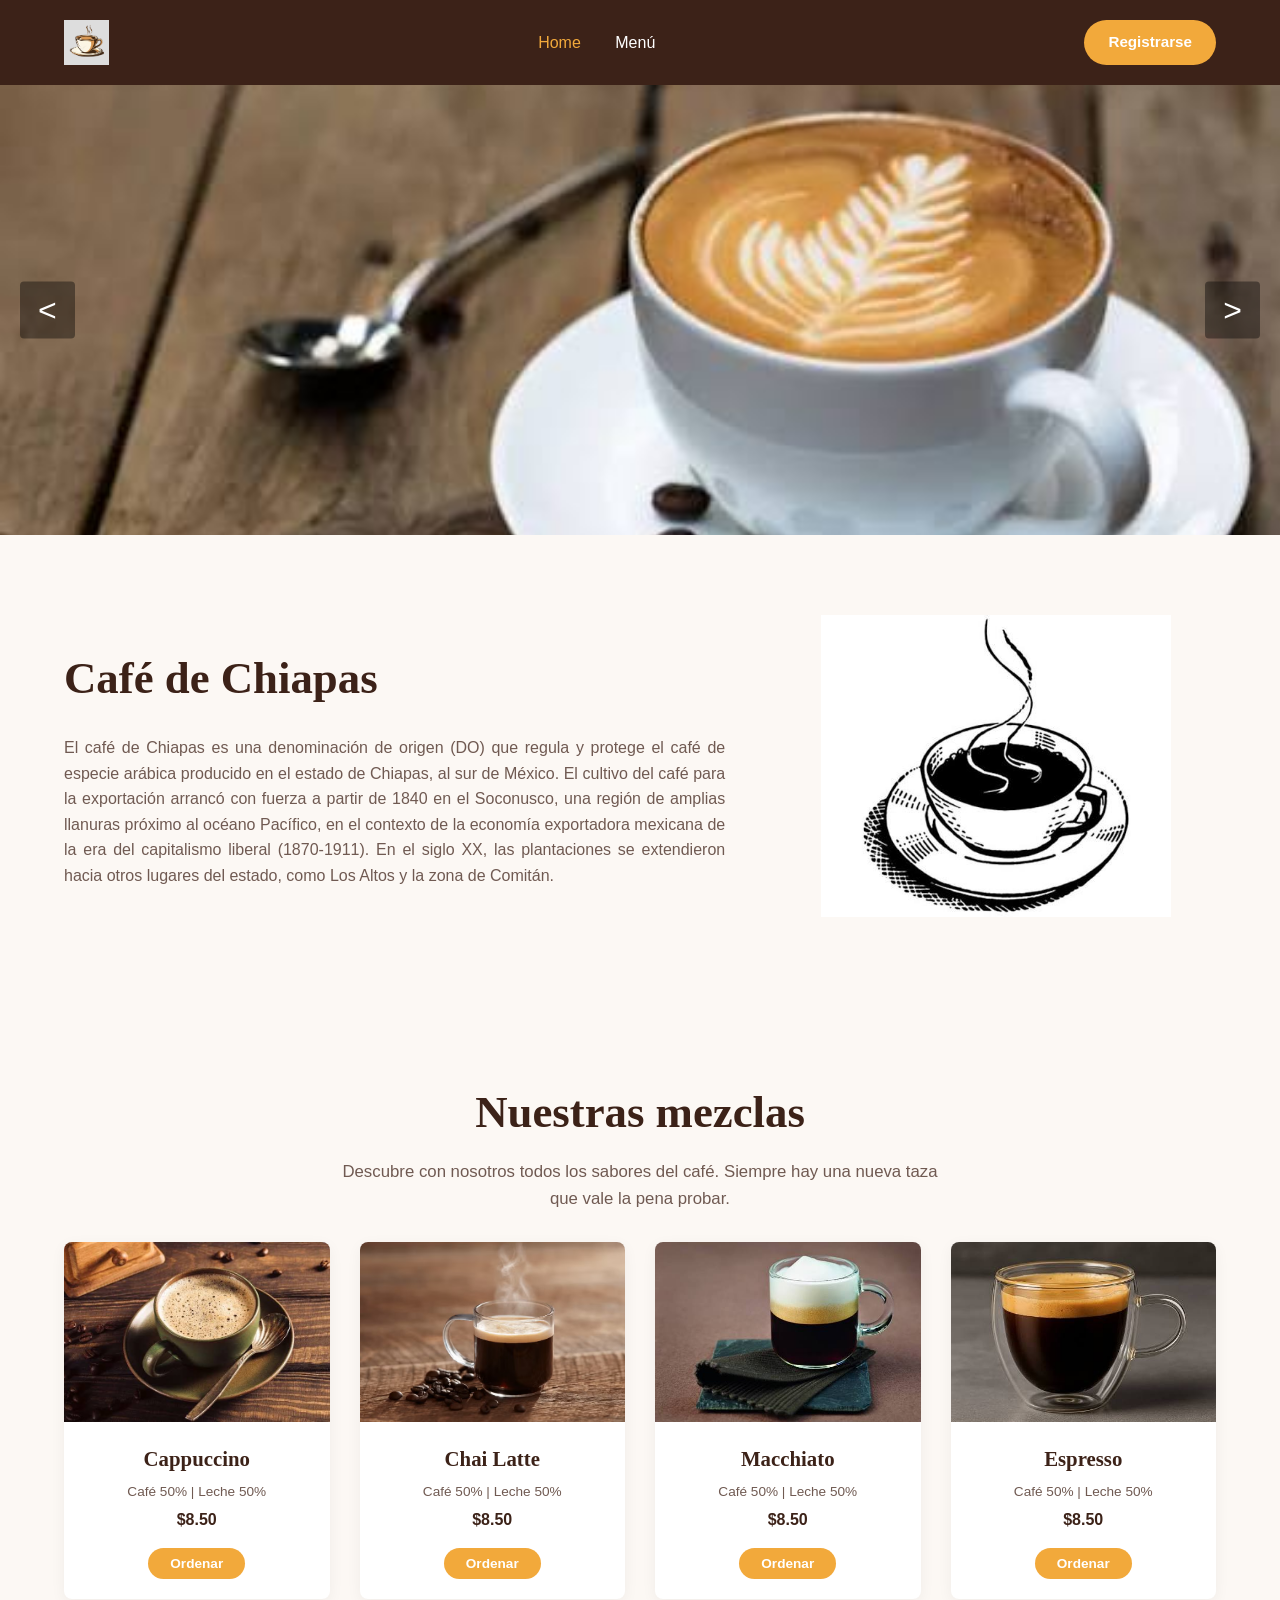
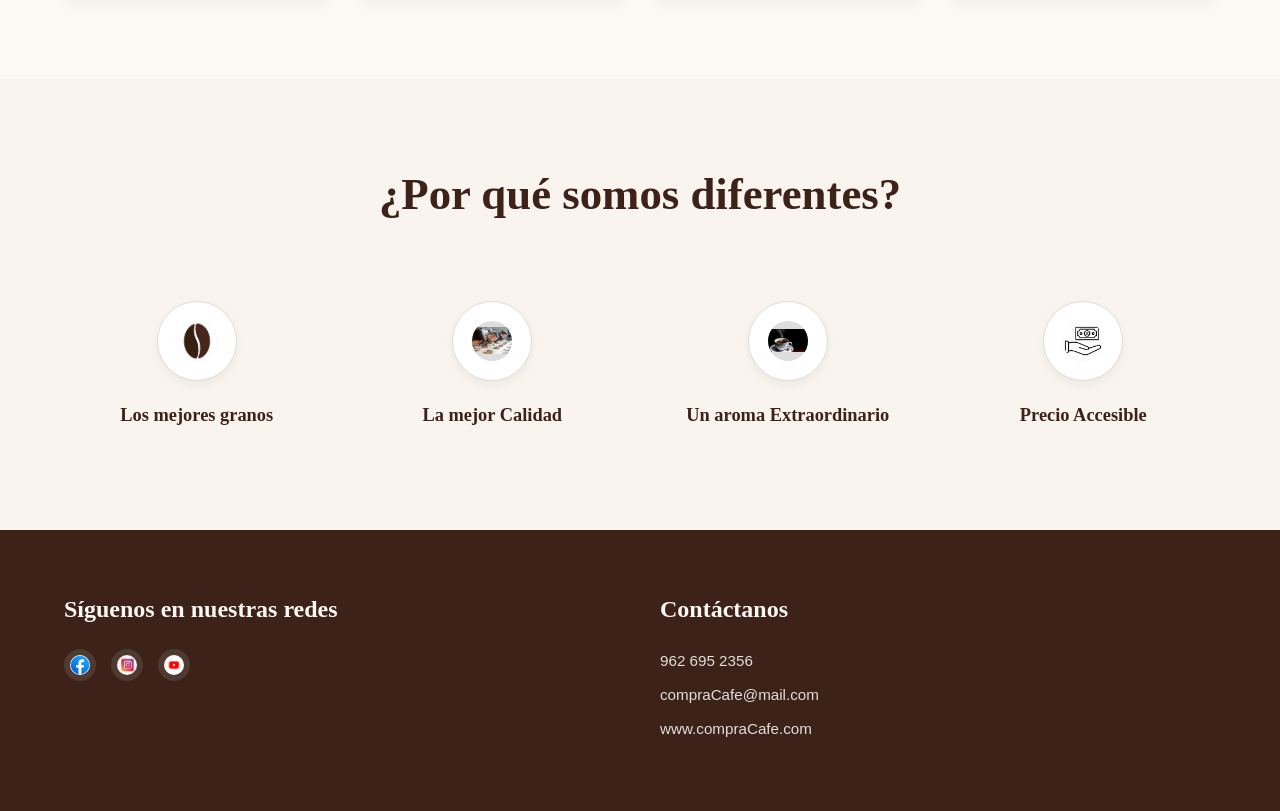
<file: index.html>
<!DOCTYPE html>
<html lang="en">
<head>
    <meta charset="UTF-8">
    <meta name="viewport" content="width=device-width, initial-scale=1.0">
    <title>Document</title>
    <link rel="stylesheet" href="./CSS/style.css">
</head>
<body>
    <header class="main-header">
        <div class="container header-container">
            <div class="logo">
                <img src="IMAGENES/logo.png" alt="">
            </div>
            <nav class="nav-links">
                <a href="#home" class="active">Home</a>
                <a href="PAGINAS/menu.html">Menú</a>
            </nav>
            <a href="#" class="btn-register">Registrarse</a>
        </div>
    </header>

    <section id="home" class="hero-section">
    
    <button class="slider-arrow prev-arrow" id="prevBtn">&lt;</button>
    
   
    <div class="hero-slider">
       
        <div class="slide active">
            <img src="IMAGENES/images2.jpeg" alt="Hero Background Coffee 1">
        </div>
       
        <div class="slide">
            <img src="IMAGENES/images1.jpeg" alt="Hero Background Coffee 2">
        </div>
       
        <div class="slide">
            <img src="IMAGENES/images3.jpeg" alt="Hero Background Coffee 3">
        </div>
        <div class="slide">
            <img src="IMAGENES/images4.jpeg" alt="Hero Background Coffee 3">
        </div>
    </div>
    
    <!-- Botón Derecho -->
    <button class="slider-arrow next-arrow" id="nextBtn">&gt;</button>
</section>

    <section class="about-section">
        <div class="container about-grid">
            <div class="about-text">
                <h2>Café de Chiapas</h2>
                <p>
                    El café de Chiapas es una denominación de origen (DO) que regula y protege el café de especie arábica producido en el estado de Chiapas, al sur de México. El cultivo del café para la exportación arrancó con fuerza a partir de 1840 en el Soconusco, una región de amplias llanuras próximo al océano Pacífico, en el contexto de la economía exportadora mexicana de la era del capitalismo liberal (1870-1911). En el siglo XX, las plantaciones se extendieron hacia otros lugares del estado, como Los Altos y la zona de Comitán.
                </p>
            </div>
            <div class="about-image">
                <img src="IMAGENES/images5.jpeg" alt="Silueta de taza con granos de café">
            </div>
        </div>
    </section>

    <section id="menu" class="menu-section">
        <div class="container text-center">
            <h2>Nuestras mezclas</h2>
            <p class="section-subtitle">Descubre con nosotros todos los sabores del café. Siempre hay una nueva taza que vale la pena probar.</p>
            
            

            <!-- Grid de productos -->
            <div class="products-grid">
                <!-- Producto 1 -->
                <div class="product-card">
                    <div class="product-img-wrapper">
                        <img src="IMAGENES/images6.jpeg" alt="Cappuccino">
                    </div>
                    <div class="product-info">
                        <h3>Cappuccino</h3>
                        <p class="product-desc">Café 50% | Leche 50%</p>
                        <p class="product-price">$8.50</p>
                        <button class="btn-order">Ordenar</button>
                    </div>
                </div>

                <!-- Producto 2 -->
                <div class="product-card">
                    <div class="product-img-wrapper">
                        <img src="IMAGENES/images7.avif" alt="Chai Latte">
                    </div>
                    <div class="product-info">
                        <h3>Chai Latte</h3>
                        <p class="product-desc">Café 50% | Leche 50%</p>
                        <p class="product-price">$8.50</p>
                        <button class="btn-order">Ordenar</button>
                    </div>
                </div>

                <!-- Producto 3 -->
                <div class="product-card">
                    <div class="product-img-wrapper">
                        <img src="IMAGENES/images8.jpeg" alt="Macchiato">
                    </div>
                    <div class="product-info">
                        <h3>Macchiato</h3>
                        <p class="product-desc">Café 50% | Leche 50%</p>
                        <p class="product-price">$8.50</p>
                        <button class="btn-order">Ordenar</button>
                    </div>
                </div>

                <!-- Producto 4 -->
                <div class="product-card">
                    <div class="product-img-wrapper">
                        <img src="IMAGENES/images9.jpeg" alt="Espresso">
                    </div>
                    <div class="product-info">
                        <h3>Espresso</h3>
                        <p class="product-desc">Café 50% | Leche 50%</p>
                        <p class="product-price">$8.50</p>
                        <button class="btn-order">Ordenar</button>
                    </div>
                </div>
            </div>
        </div>
    </section>
    <!-- ¿POR QUÉ SOMOS DIFERENTES? -->
    <section class="features-section">
        <div class="container text-center">
            <h2>¿Por qué somos diferentes?</h2>
            <div class="features-grid">
                <!-- Característica 1 -->
                <div class="feature-card">
                    <div class="feature-icon">
                        <img src="IMAGENES/granos.jpeg" alt="Icono Granos">
                    </div>
                    <h3>Los mejores granos</h3>
                </div>
                <!-- Característica 2 -->
                <div class="feature-card">
                    <div class="feature-icon">
                        <img src="IMAGENES/calidad.jpeg" alt="Icono Calidad">
                    </div>
                    <h3>La mejor Calidad</h3>
                </div>
                <!-- Característica 3 -->
                <div class="feature-card">
                    <div class="feature-icon">
                        <img src="IMAGENES/aroma.jpeg" alt="Icono Aroma">
                    </div>
                    <h3>Un aroma Extraordinario</h3>
                </div>
                <!-- Característica 4 -->
                <div class="feature-card">
                    <div class="feature-icon">
                        <img src="IMAGENES/precio.png" alt="Icono Precio">
                    </div>
                    <h3>Precio Accesible</h3>
                </div>
            </div>
        </div>
    </section>
    <footer class="main-footer">
        <div class="container footer-grid">
            <div class="footer-socials">
                <h4>Síguenos en nuestras redes</h4>
                <div class="social-icons">
                    <a href="https://www.facebook.com/?locale=es_LA"><img src="IMAGENES/face.jpeg" alt="Facebook"></a>
                    <a href="https://www.instagram.com/"><img src="IMAGENES/insta.jpeg" alt="Instagram"></a>
                    <a href="https://www.youtube.com/?hl=es"><img src="IMAGENES/yutu.png" alt="YouTube"></a>
                    
                </div>
            </div>
            <div class="footer-contact">
                <h4>Contáctanos</h4>
                <p>962 695 2356</p>
                <p>compraCafe@mail.com</p>
                <p>www.compraCafe.com</p>
            </div>
        </div>
    </footer>
    <script src="JSS/script.js"></script>
    
</body>
</html>
</file>
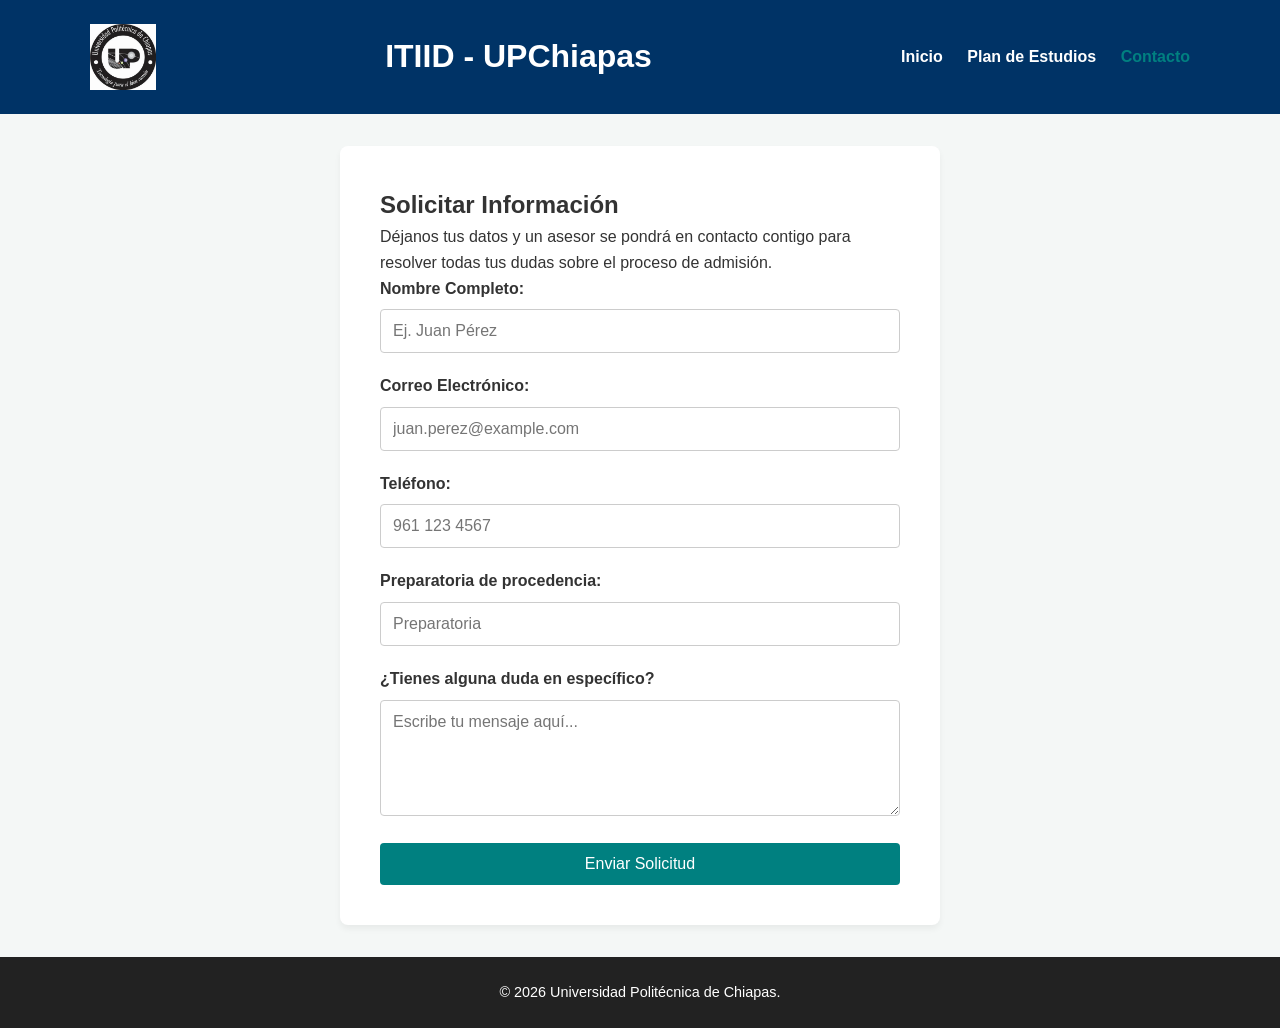
<file: pages/contacto.html>
<!DOCTYPE html>
<html lang="es">
<head>
    <meta charset="UTF-8">
    <meta name="viewport" content="width=device-width, initial-scale=1.0">
    <title>Contacto e Informes | ITIID UPChiapas</title>
    <link rel="stylesheet" href="../CSS/styles.css">
</head>
<body>

    <header class="main-header">
        <div class="container">
            <img src="../imagenes/logo-universidad-politecnica-de-chiapas.webp" alt="">
            <h1>ITIID - UPChiapas</h1>
            <nav class="main-nav">
                <a href="../index.html">Inicio</a>
                <a href="plan-estudios.html">Plan de Estudios</a>
                <a href="contacto.html" class="active">Contacto</a>
            </nav>
        </div>
    </header>

    <main class="container">
        <section class="form-section">
            <h2>Solicitar Información</h2>
            <p>Déjanos tus datos y un asesor se pondrá en contacto contigo para resolver todas tus dudas sobre el proceso de admisión.</p>
            
            <form id="form-contacto" class="contact-form">
                <div class="form-group">
                    <label for="nombre">Nombre Completo:</label>
                    <input type="text" id="nombre" name="nombre" required placeholder="Ej. Juan Pérez">
                </div>

                <div class="form-group">
                    <label for="correo">Correo Electrónico:</label>
                    <input type="email" id="correo" name="correo" required placeholder="juan.perez@example.com">
                </div>

                <div class="form-group">
                    <label for="telefono">Teléfono:</label>
                    <input type="tel" id="telefono" name="telefono" required placeholder="961 123 4567">
                </div>
                
                <div class="form-group">
                    <label for="nombre">Preparatoria de procedencia:</label>
                    <input type="text" id="prepa" name="prepa" required placeholder="Preparatoria">
                </div>

                <div class="form-group">
                    <label for="mensaje">¿Tienes alguna duda en específico?</label>
                    <textarea id="mensaje" name="mensaje" rows="5" placeholder="Escribe tu mensaje aquí..."></textarea>
                </div>

                <button type="submit" class="btn-submit">Enviar Solicitud</button>
            </form>
            <div id="form-response" class="hidden-message"></div>
        </section>
    </main>

    <footer class="main-footer">
        <p>&copy; 2026 Universidad Politécnica de Chiapas.</p>
    </footer>

    <script src="../JS/script.js"></script>
</body>
</html>
</file>
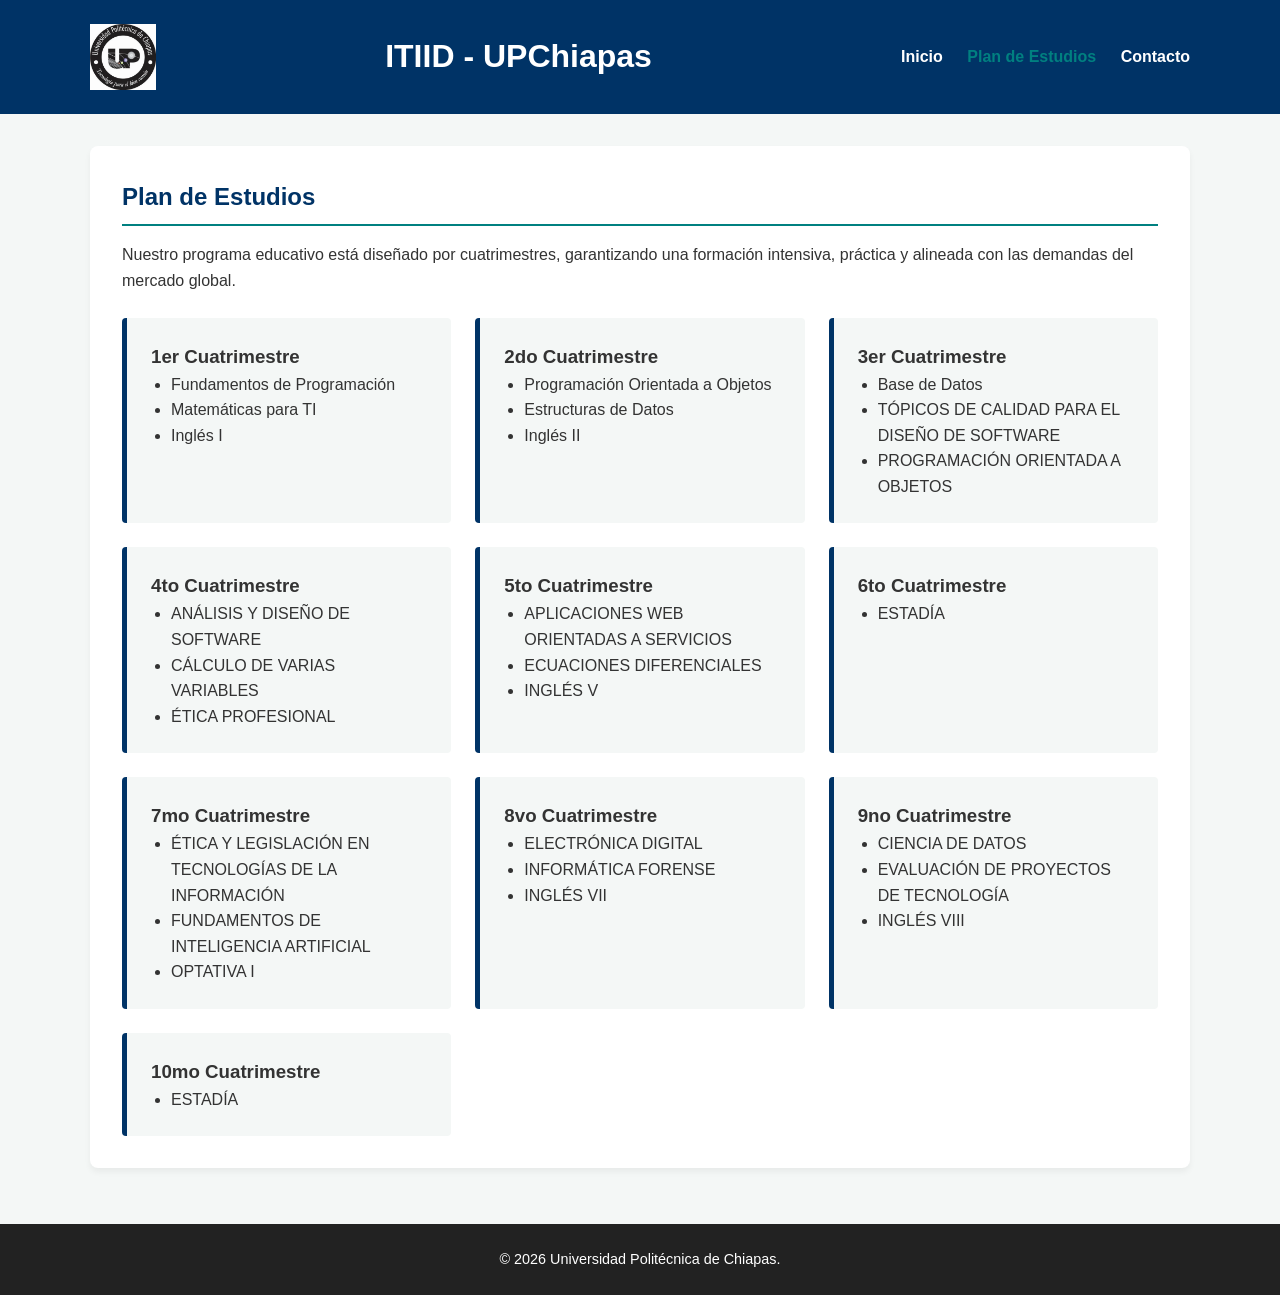
<file: pages/plan-estudios.html>
<!DOCTYPE html>
<html lang="es">
<head>
    <meta charset="UTF-8">
    <meta name="viewport" content="width=device-width, initial-scale=1.0">
    <title>Plan de Estudios | ITIID UPChiapas</title>
    <link rel="stylesheet" href="../CSS/styles.css">
</head>
<body>

    <header class="main-header">
        <div class="container">
            <img src="../imagenes/logo-universidad-politecnica-de-chiapas.webp" alt="">
            <h1>ITIID - UPChiapas</h1>
            <nav class="main-nav">
                <a href="../index.html">Inicio</a>
                <a href="../pages/plan-estudios.html" class="active">Plan de Estudios</a>
                <a href="../pages/contacto.html">Contacto</a>
            </nav>
        </div>
    </header>

    <main class="container">
        <section class="info-section">
            <h2>Plan de Estudios</h2>
            <p>Nuestro programa educativo está diseñado por cuatrimestres, garantizando una formación intensiva, práctica y alineada con las demandas del mercado global.</p>
            
            <div class="grid-plan">
                <div class="cuatrimestre-card">
                    <h3>1er Cuatrimestre</h3>
                    <ul>
                        <li>Fundamentos de Programación</li>
                        <li>Matemáticas para TI</li>
                        <li>Inglés I</li>
                    </ul>
                </div>
                <div class="cuatrimestre-card">
                    <h3>2do Cuatrimestre</h3>
                    <ul>
                        <li>Programación Orientada a Objetos</li>
                        <li>Estructuras de Datos</li>
                        <li>Inglés II</li>
                    </ul>
                </div>
                <div class="cuatrimestre-card">
                    <h3>3er Cuatrimestre</h3>
                    <ul>
                        <li>Base de Datos</li>
                        <li>TÓPICOS DE CALIDAD PARA EL DISEÑO DE SOFTWARE</li>
                        <li>PROGRAMACIÓN ORIENTADA A OBJETOS</li>
                    </ul>
                </div>
                <div class="cuatrimestre-card">
                    <h3>4to Cuatrimestre</h3>
                    <ul>
                        <li>ANÁLISIS Y DISEÑO DE SOFTWARE</li>
                        <li>CÁLCULO DE VARIAS VARIABLES</li>
                        <li>ÉTICA PROFESIONAL</li>
                    </ul>
                </div>
                 <div class="cuatrimestre-card">
                    <h3>5to Cuatrimestre</h3>
                    <ul>
                        <li>APLICACIONES WEB ORIENTADAS A SERVICIOS</li>
                        <li>ECUACIONES DIFERENCIALES</li>
                        <li>INGLÉS V</li>
                    </ul>
                </div>
                <div class="cuatrimestre-card">
                    <h3>6to Cuatrimestre</h3>
                    <ul>
                        <li>ESTADÍA</li>
                        
                    </ul>
                </div>
                 <div class="cuatrimestre-card">
                    <h3>7mo Cuatrimestre</h3>
                    <ul>
                        <li>ÉTICA Y LEGISLACIÓN EN TECNOLOGÍAS DE LA INFORMACIÓN</li>
                        <li>FUNDAMENTOS DE INTELIGENCIA ARTIFICIAL</li>
                        <li>OPTATIVA I</li>
                    </ul>
                </div>
                 <div class="cuatrimestre-card">
                    <h3>8vo Cuatrimestre</h3>
                    <ul>
                        <li>ELECTRÓNICA DIGITAL</li>
                        <li>INFORMÁTICA FORENSE</li>
                        <li>INGLÉS VII</li>
                    </ul>
                </div>
                 <div class="cuatrimestre-card">
                    <h3>9no Cuatrimestre</h3>
                    <ul>
                        <li>CIENCIA DE DATOS</li>
                        <li>EVALUACIÓN DE PROYECTOS DE TECNOLOGÍA</li>
                        <li>INGLÉS VIII</li>
                    </ul>
                </div>
                <div class="cuatrimestre-card">
                    <h3>10mo Cuatrimestre</h3>
                    <ul>
                        <li>ESTADÍA</li>
                        
                    </ul>
                </div>
                </div>
        </section>
    </main>

    <footer class="main-footer">
        <p>&copy; 2026 Universidad Politécnica de Chiapas.</p>
    </footer>

    <script src="../JS/script.js"></script>
</body>
</html>
</file>
<file: CSS/style.css>
/* RESET GENERAL */
* {
    margin: 0;
    padding: 0;
    box-sizing: border-box;
}

:root {
    --primary-dark: #3c2218;     /* Color café oscuro principal */
    --accent-orange: #f2a93b;    /* Color naranja de botones */
    --accent-hover: #d18d2a;     /* Hover de botones */
    --bg-cream: #fcf8f4;         /* Fondo crema claro de la página */
    --bg-card: #ffffff;          /* Fondo de las tarjetas de productos */
    --text-main: #fefefe;        /* Color de texto principal */
    --text-light: #705a52;       /* Color de texto secundario/bajada */
    --font-serif: 'Playfair Display', Georgia, serif;
    --font-sans: 'Poppins', sans-serif;
}

body {
    background-color: var(--bg-cream);
    font-family: var(--font-sans);
    color: var(--text-main);
    line-height: 1.6;
}

.container {
    width: 90%;
    max-width: 1200px;
    margin: 0 auto;
}

.text-center {
    text-align: center;
}

/* NAVBAR */
.main-header {
    background-color: #3c2218;
    padding: 20px 0;
    position: sticky;
    top: 0;
    z-index: 1000;
}

.header-container {
    display: flex;
    justify-content: space-between;
    align-items: center;
}

.logo img {
    height: 45px;
    display: block;
    /* Estilo temporal para visualizar el espacio de la imagen */
    background-color: #ddd;
    min-width: 45px;
}

.nav-links a {
    text-decoration: none;
    color: var(--text-main);
    font-weight: 500;
    margin: 0 15px;
    font-size: 1rem;
    transition: color 0.3s ease;
}

.nav-links a:hover, .nav-links a.active {
    color: var(--accent-orange);
}

.btn-register {
    background-color: var(--accent-orange);
    color: #fff;
    text-decoration: none;
    padding: 10px 24px;
    border-radius: 50px;
    font-weight: 600;
    font-size: 0.95rem;
    transition: background-color 0.3s ease, transform 0.2s ease;
}

.btn-register:hover {
    background-color: var(--accent-hover);
    transform: translateY(-2px);
}

/* HERO SECTION (SLIDER) */
.hero-section {
    position: relative;
    width: 100%;
    height: 450px;
    background-color: #e3dcd5; /* Color alternativo en lo que carga tu imagen */
    display: flex;
    align-items: center;
    justify-content: space-between;
    overflow: hidden;
}

.hero-content-wrapper {
    width: 100%;
    height: 100%;
}

.hero-section img {
    width: 100%;
    height: 100%;
    object-fit: cover;
    display: block;
}

.slider-arrow {
    position: absolute;
    top: 50%;
    transform: translateY(-50%);
    background: rgba(0, 0, 0, 0.3);
    border: none;
    color: #fff;
    font-size: 2rem;
    padding: 10px 18px;
    cursor: pointer;
    z-index: 10;
    transition: background 0.3s ease;
    border-radius: 4px;
}

.slider-arrow:hover {
    background: rgba(0, 0, 0, 0.6);
}

.prev-arrow {
    left: 20px;
}

.next-arrow {
    right: 20px;
}

/* ABOUT SECTION (CAFÉ DE CHIAPAS) */
.about-section {
    padding: 80px 0;
}

.about-grid {
    display: grid;
    grid-template-columns: 1.2fr 0.8fr;
    gap: 50px;
    align-items: center;
}

.about-text h2 {
    font-family: var(--font-serif);
    font-size: 2.8rem;
    color: var(--primary-dark);
    margin-bottom: 20px;
}

.about-text p {
    font-size: 1rem;
    color: var(--text-light);
    text-align: justify;
}

.about-image img {
    width: 100%;
    max-width: 350px;
    height: auto;
    display: block;
    margin: 0 auto;
    /* Estilo temporal */
    background-color: #eee;
    min-height: 250px;
}

/* MENU SECTION */
.menu-section {
    padding: 80px 0;
}

.menu-section h2 {
    font-family: var(--font-serif);
    font-size: 2.8rem;
    color: var(--primary-dark);
    margin-bottom: 10px;
}

.section-subtitle {
    font-size: 1.05rem;
    color: var(--text-light);
    max-width: 600px;
    margin: 0 auto 30px auto;
}

/* Toggle Filter */
.menu-filter {
    display: inline-flex;
    background-color: #fff;
    padding: 6px;
    border-radius: 50px;
    border: 1px solid #e3dcd5;
    margin-bottom: 50px;
}

.filter-btn {
    border: none;
    background: none;
    padding: 8px 24px;
    font-family: var(--font-sans);
    font-size: 0.9rem;
    font-weight: 500;
    border-radius: 50px;
    cursor: pointer;
    transition: all 0.3s ease;
    color: var(--text-light);
}

.filter-btn.active {
    background-color: var(--primary-dark);
    color: #fff;
}

/* Grid de Productos */
.products-grid {
    display: grid;
    grid-template-columns: repeat(auto-fit, minmax(220px, 1fr));
    gap: 30px;
}

.product-card {
    background-color: var(--bg-card);
    border-radius: 8px;
    overflow: hidden;
    box-shadow: 0 4px 15px rgba(0,0,0,0.05);
    transition: transform 0.3s ease, box-shadow 0.3s ease;
    display: flex;
    flex-direction: column;
}

.product-card:hover {
    transform: translateY(-5px);
    box-shadow: 0 8px 25px rgba(0,0,0,0.1);
}

.product-img-wrapper {
    width: 100%;
    height: 180px;
    background-color: #eee; /* Marcador de posición visual */
}

.product-img-wrapper img {
    width: 100%;
    height: 100%;
    object-fit: cover;
    display: block;
}

.product-info {
    padding: 20px;
    display: flex;
    flex-direction: column;
    align-items: center;
    flex-grow: 1;
}

.product-info h3 {
    font-family: var(--font-serif);
    font-size: 1.3rem;
    color: var(--primary-dark);
    margin-bottom: 5px;
}

.product-desc {
    font-size: 0.85rem;
    color: var(--text-light);
    margin-bottom: 5px;
}

.product-price {
    font-weight: 700;
    color: var(--primary-dark);
    margin-bottom: 15px;
}

.btn-order {
    background-color: var(--accent-orange);
    color: #fff;
    border: none;
    padding: 8px 22px;
    border-radius: 50px;
    font-family: var(--font-sans);
    font-weight: 600;
    font-size: 0.85rem;
    cursor: pointer;
    transition: background-color 0.3s ease;
}

.btn-order:hover {
    background-color: var(--accent-hover);
}

/* FEATURES SECTION */
.features-section {
    padding: 80px 0;
    background-color: #faf4ee;
}

.features-section h2 {
    font-family: var(--font-serif);
    font-size: 2.8rem;
    color: var(--primary-dark);
    margin-bottom: 50px;
}

.features-grid {
    display: grid;
    grid-template-columns: repeat(auto-fit, minmax(200px, 1fr));
    gap: 30px;
}

.feature-card {
    background: transparent;
    padding: 20px;
    display: flex;
    flex-direction: column;
    align-items: center;
}

.feature-icon {
    width: 80px;
    height: 80px;
    background-color: #fff;
    border-radius: 50px;
    display: flex;
    align-items: center;
    justify-content: center;
    box-shadow: 0 4px 10px rgba(0,0,0,0.05);
    margin-bottom: 15px;
    border: 1px solid #e3dcd5;
}

.feature-icon img {
    width: 40px;
    height: 40px;
    object-fit: contain;
    /* Estilo temporal */
    background-color: #ddd;
    border-radius: 50%;
}

.feature-card h3 {
    font-family: var(--font-serif);
    font-size: 1.15rem;
    color: var(--primary-dark);
    margin-top: 5px;
}

/* FOOTER */
.main-footer {
    background-color: var(--primary-dark);
    color: #fff;
    padding: 60px 0;
}

.footer-grid {
    display: grid;
    grid-template-columns: 1fr 1fr;
    gap: 40px;
}

.footer-socials h4, .footer-contact h4 {
    font-family: var(--font-serif);
    font-size: 1.5rem;
    margin-bottom: 20px;
    color: #fcf8f4;
}

.social-icons {
    display: flex;
    gap: 15px;
}

.social-icons a img {
    width: 32px;
    height: 32px;
    background-color: rgba(255, 255, 255, 0.1);
    border-radius: 50%;
    padding: 6px;
    display: block;
    transition: background-color 0.3s ease;
}

.social-icons a img:hover {
    background-color: var(--accent-orange);
}

.footer-contact p {
    font-size: 0.95rem;
    margin-bottom: 10px;
    opacity: 0.85;
}

/* RESPONSIVE DESIGN (Media Queries) */
@media (max-width: 768px) {
    .about-grid {
        grid-template-columns: 1fr;
        text-align: center;
    }
    
    .about-text p {
        text-align: center;
    }

    .footer-grid {
        grid-template-columns: 1fr;
        text-align: center;
    }

    .social-icons {
        justify-content: center;
    }

    .header-container {
        flex-direction: column;
        gap: 15px;
    }
}

/* HERO SECTION (CARRUSEL) */
.hero-section {
    position: relative;
    width: 100%;
    height: 450px;
    background-color: #e3dcd5;
    overflow: hidden;
}

.hero-slider {
    width: 100%;
    height: 100%;
    position: relative;
}

/* Estilo de cada diapositiva */
.slide {
    position: absolute;
    top: 0;
    left: 0;
    width: 100%;
    height: 100%;
    opacity: 0;
    transition: opacity 0.8s ease-in-out; /* Transición suave */
    z-index: 1;
}

/* Cuando la diapositiva esté activa se muestra */
.slide.active {
    opacity: 1;
    z-index: 2;
}

.slide img {
    width: 100%;
    height: 100%;
    object-fit: cover;
    display: block;
}

/* Ajuste de flechas para que queden siempre arriba de las imágenes */
.slider-arrow {
    position: absolute;
    top: 50%;
    transform: translateY(-50%);
    background: rgba(0, 0, 0, 0.4);
    border: none;
    color: #fff;
    font-size: 2rem;
    padding: 10px 18px;
    cursor: pointer;
    z-index: 10; /* Asegura que queden sobre la slide activa */
    transition: background 0.3s ease;
    border-radius: 4px;
}

.slider-arrow:hover {
    background: rgba(0, 0, 0, 0.7);
}

.prev-arrow {
    left: 20px;
}

.next-arrow {
    right: 20px;
}
</file>
<file: CSS/styles.css>
:root {
    --primary-color: #003366; /* Azul institucional */
    --secondary-color: #008080; /* Teal/Innovación */
    --light-bg: #f4f7f6;
    --text-color: #333;
    --white: #ffffff;
}

* {
    box-sizing: border-box;
    margin: 0;
    padding: 0;
    font-family: 'Segoe UI', Tahoma, Geneva, Verdana, sans-serif;
}

body {
    background-color: var(--light-bg);
    color: var(--text-color);
    line-height: 1.6;
    display: flex;
    flex-direction: column;
    min-height: 100vh;
}

.container {
    width: 90%;
    max-width: 1100px;
    margin: 0 auto;
}


/* Header & Nav */
.main-header {
    background-color: var(--primary-color);
    color: var(--white);
    padding: 1.5rem 0;
}


.main-header .container {
    display: flex;
    justify-content: space-between;
    align-items: center;
    flex-wrap: wrap;
}
.main-header .container img{
    height: 6%;
    width: 6%;
}

.main-nav a {
    color: var(--white);
    text-decoration: none;
    margin-left: 20px;
    font-weight: bold;
    transition: color 0.3s;
}

.main-nav a:hover, .main-nav a.active {
    color: var(--secondary-color);
}

/* Secciones generales */
main {
    flex: 1;
    padding: 2rem 0;
}

.info-section {
    background: var(--white);
    padding: 2rem;
    margin-bottom: 1.5rem;
    border-radius: 8px;
    box-shadow: 0 4px 6px rgba(0,0,0,0.05);
}

.info-section h2 {
    color: var(--primary-color);
    margin-bottom: 1rem;
    border-bottom: 2px solid var(--secondary-color);
    padding-bottom: 0.5rem;
}

.info-section ul {
    margin-left: 20px;
}
.info-section img{
    height: 5%;
    width: 5%;
}

/* Grid Plan de Estudios */
.grid-plan {
    display: grid;
    grid-template-columns: repeat(auto-fit, minmax(250px, 1fr));
    gap: 1.5rem;
    margin-top: 1.5rem;
}

.cuatrimestre-card {
    background: var(--light-bg);
    padding: 1.5rem;
    border-left: 5px solid var(--primary-color);
    border-radius: 4px;
}

/* Formulario */
.form-section {
    background: var(--white);
    padding: 2.5rem;
    border-radius: 8px;
    max-width: 600px;
    margin: 0 auto;
    box-shadow: 0 4px 6px rgba(0,0,0,0.05);
}

.form-group {
    margin-bottom: 1.25rem;
}

.form-group label {
    display: block;
    margin-bottom: 0.5rem;
    font-weight: bold;
}

.form-group input, .form-group textarea {
    width: 100%;
    padding: 0.75rem;
    border: 1px solid #ccc;
    border-radius: 4px;
    font-size: 1rem;
}

.btn-submit {
    background-color: var(--secondary-color);
    color: var(--white);
    padding: 0.75rem 1.5rem;
    border: none;
    border-radius: 4px;
    cursor: pointer;
    font-size: 1rem;
    width: 100%;
    transition: background 0.3s;
}

.btn-submit:hover {
    background-color: var(--primary-color);
}

.hidden-message {
    display: none;
    margin-top: 1rem;
    padding: 1rem;
    border-radius: 4px;
    text-align: center;
}

.success {
    display: block;
    background-color: #d4edda;
    color: #155724;
}

/* Footer */
.main-footer {
    background-color: #222;
    color: var(--white);
    text-align: center;
    padding: 1.5rem 0;
    font-size: 0.9rem;
}

.contenedor-carrusel {
  max-width: 600px;
  margin: 0 auto;
  text-align: center;
}

.carrusel {
  display: flex;
  overflow-x: auto;
  scroll-behavior: smooth;
  scroll-snap-type: x mandatory;
  scrollbar-width: none; /* Oculta la barra de desplazamiento en Firefox */
}

/* Oculta la barra de desplazamiento en Chrome/Safari */
.carrusel::-webkit-scrollbar {
  display: none;
}

.item-carrusel {
  flex: 0 0 100%;
  scroll-snap-align: center;
}

.item-carrusel img {
  width: 100%;
  height: 400px;
  object-fit: cover;
  border-radius: 8px;
}

.navegacion-carrusel {
  margin-top: 15px;
}

.navegacion-carrusel a {
  display: inline-block;
  width: 15px;
  height: 15px;
  background-color: #ccc;
  border-radius: 50%;
  margin: 0 5px;
  text-indent: -9999px; /* Oculta el número dentro del punto */
  transition: background-color 0.3s ease;
}

.navegacion-carrusel a:hover {
  background-color: #333;
}
</file>
